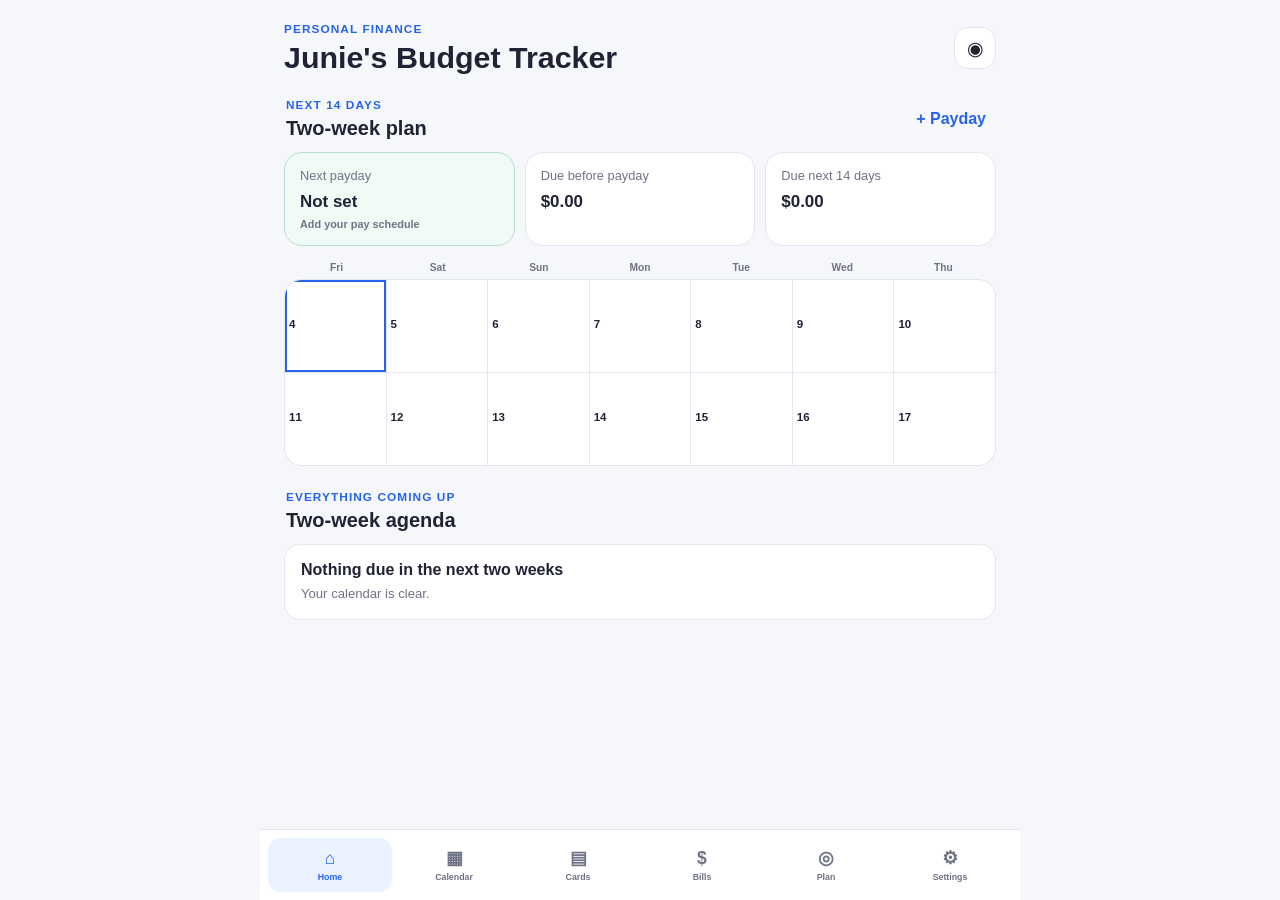
<file: index.html>
<!doctype html>
<html lang="en">
<head>
  <meta charset="utf-8" />
  <meta name="viewport" content="width=device-width, initial-scale=1, viewport-fit=cover" />
  <meta name="theme-color" content="#2563eb" />
  <meta name="description" content="A private, mobile-first tracker for credit card balances, bills, and due dates." />
  <title>Junie's Budget Tracker</title>
  <link rel="manifest" href="manifest.webmanifest" />
  <link rel="icon" href="icon.svg" type="image/svg+xml" />
  <link rel="stylesheet" href="styles.css" />
  <link rel="stylesheet" href="payments.css" />
  <link rel="stylesheet" href="v11.css" />
  <link rel="stylesheet" href="v12.css" />
  <link rel="stylesheet" href="v13.css" />
  <link rel="stylesheet" href="v14.css" />
  <style>
    :root { --surface-soft: #eef5ff; --accent: #2563eb; --accent-dark: #1d4ed8; --accent-soft: #eaf2ff; }
    button:focus-visible, input:focus-visible, textarea:focus-visible { outline-color: rgba(37, 99, 235, 0.28); }
    .hero-card { background: linear-gradient(145deg, #1d4ed8, #60a5fa); }
  </style>
</head>
<body>
  <div class="app-shell">
    <header class="topbar">
      <div>
        <p class="eyebrow">Personal finance</p>
        <h1>Junie's Budget Tracker</h1>
      </div>
      <button class="icon-button" id="privacyToggle" type="button" aria-label="Hide balances" title="Hide balances">◉</button>
    </header>

    <main>
      <section class="view active" id="dashboardView" aria-labelledby="dashboardTab">
        <div class="hero-card">
          <div>
            <p class="muted">Total card balance</p>
            <p class="hero-amount money" id="totalBalance">$0.00</p>
          </div>
          <div class="hero-meta">
            <span><strong id="utilization">0%</strong> utilization</span>
            <span><strong class="money" id="availableCredit">$0.00</strong> available</span>
          </div>
        </div>

        <div class="metric-grid">
          <article class="metric-card"><span class="metric-label">Due this month</span><strong class="metric-value money" id="dueThisMonth">$0.00</strong></article>
          <article class="metric-card"><span class="metric-label">Remaining</span><strong class="metric-value money" id="remainingThisMonth">$0.00</strong></article>
          <article class="metric-card"><span class="metric-label">Next payment</span><strong class="metric-value" id="nextPayment">Nothing due</strong></article>
          <article class="metric-card"><span class="metric-label">Paid</span><strong class="metric-value" id="paidCount">0 / 0</strong></article>
        </div>

        <div class="section-heading"><div><p class="eyebrow">This month</p><h2>Upcoming payments</h2></div><button class="text-button" id="quickAddButton" type="button">+ Add</button></div>
        <div class="stack" id="upcomingList"></div>
      </section>

      <section class="view" id="calendarView" aria-labelledby="calendarTab" hidden>
        <div class="calendar-toolbar">
          <button class="icon-button" id="prevMonth" type="button" aria-label="Previous month">‹</button>
          <div class="calendar-title-wrap"><p class="eyebrow">Due-date calendar</p><h2 id="calendarTitle">Month</h2></div>
          <button class="icon-button" id="nextMonth" type="button" aria-label="Next month">›</button>
        </div>
        <div class="calendar-weekdays" aria-hidden="true"><span>Sun</span><span>Mon</span><span>Tue</span><span>Wed</span><span>Thu</span><span>Fri</span><span>Sat</span></div>
        <div class="calendar-grid" id="calendarGrid"></div>
        <p class="helper">Tap a payment in the calendar to edit it or mark it paid.</p>
      </section>

      <section class="view" id="accountsView" aria-labelledby="accountsTab" hidden>
        <div class="section-heading top-section-heading"><div><p class="eyebrow">Manage</p><h2>Cards & bills</h2></div><button class="primary-button compact" id="addItemButton" type="button">+ Add</button></div>
        <div class="segmented" role="tablist" aria-label="Cards and bills">
          <button class="segment active" id="cardsSegment" type="button" role="tab" aria-selected="true">Credit cards</button>
          <button class="segment" id="billsSegment" type="button" role="tab" aria-selected="false">Bills</button>
        </div>
        <div class="stack" id="cardsList"></div>
        <div class="stack" id="billsList" hidden></div>
      </section>

      <section class="view" id="settingsView" aria-labelledby="settingsTab" hidden>
        <div class="top-section-heading"><p class="eyebrow">Preferences</p><h2>Settings & backup</h2></div>
        <div class="settings-group">
          <div class="setting-row"><div><strong>Hide balances by default</strong><p class="muted">Mask dollar amounts whenever you open the tracker.</p></div><label class="switch" aria-label="Hide balances by default"><input type="checkbox" id="hideByDefault" /><span></span></label></div>
        </div>
        <div class="settings-group">
          <h3>Backup your data</h3><p class="muted">Version 1 stores your information only in this browser. Export a backup before clearing browser data or switching phones.</p>
          <div class="button-row"><button class="secondary-button" id="exportButton" type="button">Export backup</button><button class="secondary-button" id="importButton" type="button">Import backup</button><input id="importFile" type="file" accept="application/json,.json" hidden /></div>
        </div>
        <div class="settings-group danger-zone">
          <h3>Monthly status</h3><p class="muted">Clear paid checkmarks for the currently selected calendar month without deleting your cards or bills.</p><button class="secondary-button" id="resetPaidButton" type="button">Reset this month's paid status</button>
        </div>
        <div class="privacy-note"><strong>Privacy note</strong><p>Use card nicknames only. Do not enter full card numbers, passwords, security codes, or bank account numbers.</p></div>
      </section>
    </main>

    <nav class="bottom-nav" aria-label="Primary navigation">
      <button class="nav-item active" id="dashboardTab" data-view="dashboardView" type="button"><span>⌂</span>Dashboard</button>
      <button class="nav-item" id="calendarTab" data-view="calendarView" type="button"><span>▦</span>Calendar</button>
      <button class="nav-item" id="accountsTab" data-view="accountsView" type="button"><span>▤</span>Cards & bills</button>
      <button class="nav-item" id="settingsTab" data-view="settingsView" type="button"><span>⚙</span>Settings</button>
    </nav>
  </div>

  <dialog id="itemDialog">
    <form method="dialog" id="itemForm" class="dialog-card">
      <div class="dialog-header"><div><p class="eyebrow" id="dialogEyebrow">New item</p><h2 id="dialogTitle">Add credit card</h2></div><button class="icon-button" id="closeDialogButton" value="cancel" aria-label="Close">×</button></div>
      <input type="hidden" id="itemId" /><input type="hidden" id="itemType" />
      <label><span>Name</span><input id="itemName" type="text" maxlength="50" placeholder="e.g. Discover" required /></label>
      <div id="cardFields">
        <div class="field-grid"><label><span>Current balance</span><input id="cardBalance" type="number" min="0" step="0.01" inputmode="decimal" /></label><label><span>Credit limit</span><input id="cardLimit" type="number" min="0" step="0.01" inputmode="decimal" /></label></div>
        <div class="field-grid"><label><span>Statement balance</span><input id="statementBalance" type="number" min="0" step="0.01" inputmode="decimal" /></label><label><span>Minimum payment</span><input id="minimumPayment" type="number" min="0" step="0.01" inputmode="decimal" /></label></div>
        <label><span>Monthly due day</span><input id="cardDueDay" type="number" min="1" max="31" inputmode="numeric" placeholder="24" /></label>
      </div>
      <div id="billFields" hidden>
        <label><span>Amount</span><input id="billAmount" type="number" min="0" step="0.01" inputmode="decimal" /></label>
        <label class="checkbox-row"><input id="billRecurring" type="checkbox" checked /> <span>Repeats every month</span></label>
        <label id="billDueDayWrap"><span>Monthly due day</span><input id="billDueDay" type="number" min="1" max="31" inputmode="numeric" placeholder="15" /></label>
        <label id="billDateWrap" hidden><span>One-time due date</span><input id="billDate" type="date" /></label>
      </div>
      <label><span>Notes <small>(optional)</small></span><textarea id="itemNotes" rows="3" maxlength="200" placeholder="Anything helpful to remember"></textarea></label>
      <div class="dialog-actions"><button class="danger-button" id="deleteItemButton" type="button" hidden>Delete</button><span class="dialog-spacer"></span><button class="secondary-button" value="cancel" type="button" id="cancelDialogButton">Cancel</button><button class="primary-button" type="submit">Save</button></div>
    </form>
  </dialog>

  <div class="toast" id="toast" role="status" aria-live="polite"></div>
  <script src="app.js"></script>
  <script src="payments.js"></script>
  <script src="v11.js"></script>
  <script src="push.js"></script>
  <script src="v12.js"></script>
  <script src="v13-core.js"></script>
  <script src="v13-ui.js"></script>
  <script src="v13-home-view.js"></script>
  <script src="v13-bills-cards.js"></script>
  <script src="v13-payday-plan.js"></script>
  <script src="v13-plan-view.js"></script>
  <script src="v13-runtime.js"></script>
  <script src="v14.js"></script>
</body>
</html>
</file>
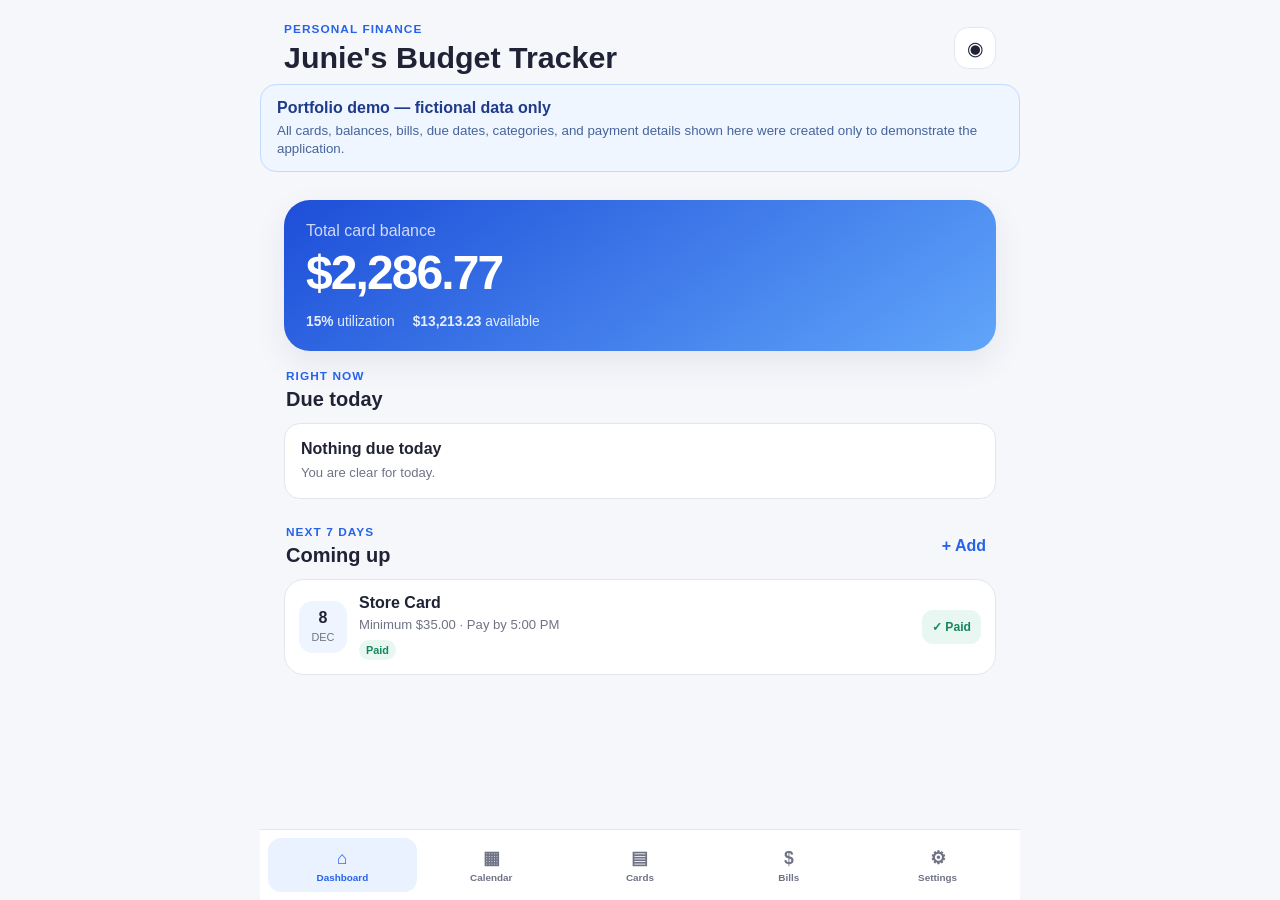
<file: demo.html>
<!doctype html>
<html lang="en">
<head>
  <meta charset="utf-8" />
  <meta name="viewport" content="width=device-width, initial-scale=1, viewport-fit=cover" />
  <meta name="theme-color" content="#2563eb" />
  <meta name="robots" content="noindex" />
  <meta name="description" content="Portfolio demo of Junie's Budget Tracker using fictional financial data." />
  <title>Junie's Budget Tracker — Portfolio Demo</title>
  <link rel="icon" href="icon.svg" type="image/svg+xml" />
  <link rel="stylesheet" href="styles.css" />
  <link rel="stylesheet" href="payments.css" />
  <link rel="stylesheet" href="v11.css" />
  <link rel="stylesheet" href="v12.css" />
  <style>
    :root { --surface-soft: #eef5ff; --accent: #2563eb; --accent-dark: #1d4ed8; --accent-soft: #eaf2ff; }
    button:focus-visible, input:focus-visible, textarea:focus-visible { outline-color: rgba(37, 99, 235, 0.28); }
    .hero-card { background: linear-gradient(145deg, #1d4ed8, #60a5fa); }
    .portfolio-demo-banner { margin: 0 auto 18px; max-width: 1080px; padding: 12px 16px; border: 1px solid #bfdbfe; border-radius: 16px; background: #eff6ff; color: #1e3a8a; font-weight: 700; line-height: 1.4; }
    .portfolio-demo-banner small { display: block; margin-top: 2px; color: #46649b; font-weight: 500; }
  </style>
</head>
<body>
  <div class="app-shell">
    <header class="topbar">
      <div>
        <p class="eyebrow">Personal finance</p>
        <h1>Junie's Budget Tracker</h1>
      </div>
      <button class="icon-button" id="privacyToggle" type="button" aria-label="Hide balances" title="Hide balances">◉</button>
    </header>

    <aside class="portfolio-demo-banner" role="note">
      Portfolio demo — fictional data only
      <small>All cards, balances, bills, due dates, categories, and payment details shown here were created only to demonstrate the application.</small>
    </aside>

    <main>
      <section class="view active" id="dashboardView" aria-labelledby="dashboardTab">
        <div class="hero-card">
          <div><p class="muted">Total card balance</p><p class="hero-amount money" id="totalBalance">$0.00</p></div>
          <div class="hero-meta"><span><strong id="utilization">0%</strong> utilization</span><span><strong class="money" id="availableCredit">$0.00</strong> available</span></div>
        </div>
        <div class="metric-grid">
          <article class="metric-card"><span class="metric-label">Due this month</span><strong class="metric-value money" id="dueThisMonth">$0.00</strong></article>
          <article class="metric-card"><span class="metric-label">Remaining</span><strong class="metric-value money" id="remainingThisMonth">$0.00</strong></article>
          <article class="metric-card"><span class="metric-label">Next payment</span><strong class="metric-value" id="nextPayment">Nothing due</strong></article>
          <article class="metric-card"><span class="metric-label">Paid</span><strong class="metric-value" id="paidCount">0 / 0</strong></article>
        </div>
        <div class="section-heading"><div><p class="eyebrow">This month</p><h2>Upcoming payments</h2></div><button class="text-button" id="quickAddButton" type="button">+ Add</button></div>
        <div class="stack" id="upcomingList"></div>
      </section>

      <section class="view" id="calendarView" aria-labelledby="calendarTab" hidden>
        <div class="calendar-toolbar"><button class="icon-button" id="prevMonth" type="button" aria-label="Previous month">‹</button><div class="calendar-title-wrap"><p class="eyebrow">Due-date calendar</p><h2 id="calendarTitle">Month</h2></div><button class="icon-button" id="nextMonth" type="button" aria-label="Next month">›</button></div>
        <div class="calendar-weekdays" aria-hidden="true"><span>Sun</span><span>Mon</span><span>Tue</span><span>Wed</span><span>Thu</span><span>Fri</span><span>Sat</span></div>
        <div class="calendar-grid" id="calendarGrid"></div>
        <p class="helper">Tap a payment in the calendar to edit it or mark it paid.</p>
      </section>

      <section class="view" id="accountsView" aria-labelledby="accountsTab" hidden>
        <div class="section-heading top-section-heading"><div><p class="eyebrow">Manage</p><h2>Cards & bills</h2></div><button class="primary-button compact" id="addItemButton" type="button">+ Add</button></div>
        <div class="segmented" role="tablist" aria-label="Cards and bills"><button class="segment active" id="cardsSegment" type="button" role="tab" aria-selected="true">Credit cards</button><button class="segment" id="billsSegment" type="button" role="tab" aria-selected="false">Bills</button></div>
        <div class="stack" id="cardsList"></div><div class="stack" id="billsList" hidden></div>
      </section>

      <section class="view" id="settingsView" aria-labelledby="settingsTab" hidden>
        <div class="top-section-heading"><p class="eyebrow">Preferences</p><h2>Settings & backup</h2></div>
        <div class="settings-group"><div class="setting-row"><div><strong>Hide balances by default</strong><p class="muted">Mask dollar amounts whenever you open the tracker.</p></div><label class="switch" aria-label="Hide balances by default"><input type="checkbox" id="hideByDefault" /><span></span></label></div></div>
        <div class="settings-group"><h3>Backup your data</h3><p class="muted">Version 1 stores your information only in this browser. Export a backup before clearing browser data or switching phones.</p><div class="button-row"><button class="secondary-button" id="exportButton" type="button">Export backup</button><button class="secondary-button" id="importButton" type="button">Import backup</button><input id="importFile" type="file" accept="application/json,.json" hidden /></div></div>
        <div class="settings-group danger-zone"><h3>Monthly status</h3><p class="muted">Clear paid checkmarks for the currently selected calendar month without deleting your cards or bills.</p><button class="secondary-button" id="resetPaidButton" type="button">Reset this month's paid status</button></div>
        <div class="privacy-note"><strong>Privacy note</strong><p>Use card nicknames only. Do not enter full card numbers, passwords, security codes, or bank account numbers.</p></div>
      </section>
    </main>

    <nav class="bottom-nav" aria-label="Primary navigation"><button class="nav-item active" id="dashboardTab" data-view="dashboardView" type="button"><span>⌂</span>Dashboard</button><button class="nav-item" id="calendarTab" data-view="calendarView" type="button"><span>▦</span>Calendar</button><button class="nav-item" id="accountsTab" data-view="accountsView" type="button"><span>▤</span>Cards & bills</button><button class="nav-item" id="settingsTab" data-view="settingsView" type="button"><span>⚙</span>Settings</button></nav>
  </div>

  <dialog id="itemDialog">
    <form method="dialog" id="itemForm" class="dialog-card">
      <div class="dialog-header"><div><p class="eyebrow" id="dialogEyebrow">New item</p><h2 id="dialogTitle">Add credit card</h2></div><button class="icon-button" id="closeDialogButton" value="cancel" aria-label="Close">×</button></div>
      <input type="hidden" id="itemId" /><input type="hidden" id="itemType" />
      <label><span>Name</span><input id="itemName" type="text" maxlength="50" placeholder="e.g. Discover" required /></label>
      <div id="cardFields"><div class="field-grid"><label><span>Current balance</span><input id="cardBalance" type="number" min="0" step="0.01" inputmode="decimal" /></label><label><span>Credit limit</span><input id="cardLimit" type="number" min="0" step="0.01" inputmode="decimal" /></label></div><div class="field-grid"><label><span>Statement balance</span><input id="statementBalance" type="number" min="0" step="0.01" inputmode="decimal" /></label><label><span>Minimum payment</span><input id="minimumPayment" type="number" min="0" step="0.01" inputmode="decimal" /></label></div><label><span>Monthly due day</span><input id="cardDueDay" type="number" min="1" max="31" inputmode="numeric" placeholder="24" /></label></div>
      <div id="billFields" hidden><label><span>Amount</span><input id="billAmount" type="number" min="0" step="0.01" inputmode="decimal" /></label><label class="checkbox-row"><input id="billRecurring" type="checkbox" checked /> <span>Repeats every month</span></label><label id="billDueDayWrap"><span>Monthly due day</span><input id="billDueDay" type="number" min="1" max="31" inputmode="numeric" placeholder="15" /></label><label id="billDateWrap" hidden><span>One-time due date</span><input id="billDate" type="date" /></label></div>
      <label><span>Notes <small>(optional)</small></span><textarea id="itemNotes" rows="3" maxlength="200" placeholder="Anything helpful to remember"></textarea></label>
      <div class="dialog-actions"><button class="danger-button" id="deleteItemButton" type="button" hidden>Delete</button><span class="dialog-spacer"></span><button class="secondary-button" value="cancel" type="button" id="cancelDialogButton">Cancel</button><button class="primary-button" type="submit">Save</button></div>
    </form>
  </dialog>

  <div class="toast" id="toast" role="status" aria-live="polite"></div>
  <script>
    (async () => {
      const demoStorageKey = 'junies-budget-tracker-demo-v1';
      const currentMonth = `${new Date().getFullYear()}-${String(new Date().getMonth() + 1).padStart(2, '0')}`;
      const demoState = {
        cards: [
          { id: 'demo-card-everyday', name: 'Everyday Rewards', balance: 684.22, limit: 5000, statementBalance: 684.22, minimumPayment: 45, dueDay: 18, dueTime: '17:00', autopay: false, notes: 'Fictional demo account', paidMonths: [], monthlyPaidAmounts: {}, balanceAnchorMonth: currentMonth, monthlyBalanceOverrides: { [currentMonth]: 684.22 } },
          { id: 'demo-card-travel', name: 'Travel Card', balance: 1290.40, limit: 8000, statementBalance: 1290.40, minimumPayment: 60, dueDay: 24, dueTime: '20:00', autopay: true, notes: 'Fictional demo account', paidMonths: [], monthlyPaidAmounts: {}, balanceAnchorMonth: currentMonth, monthlyBalanceOverrides: { [currentMonth]: 1290.40 } },
          { id: 'demo-card-store', name: 'Store Card', balance: 312.15, limit: 2500, statementBalance: 347.15, minimumPayment: 35, dueDay: 8, dueTime: '17:00', autopay: false, notes: 'Fictional demo account', paidMonths: [currentMonth], monthlyPaidAmounts: { [currentMonth]: 35 }, balanceAnchorMonth: currentMonth, monthlyBalanceOverrides: { [currentMonth]: 312.15 } }
        ],
        bills: [
          { id: 'demo-bill-rent', name: 'Rent', amount: 1450, recurring: true, recurrenceType: 'monthly', dueDay: 1, category: 'Housing', autopay: false, notes: 'Fictional demo bill', paidMonths: [currentMonth] },
          { id: 'demo-bill-internet', name: 'Home Internet', amount: 79.99, recurring: true, recurrenceType: 'monthly', dueDay: 12, dueTime: '23:59', category: 'Utilities', autopay: true, notes: 'Fictional demo bill', paidMonths: [currentMonth] },
          { id: 'demo-bill-insurance', name: 'Car Insurance', amount: 142.50, recurring: true, recurrenceType: 'monthly', dueDay: 16, category: 'Transportation', autopay: true, notes: 'Fictional demo bill', paidMonths: [] },
          { id: 'demo-bill-phone', name: 'Phone', amount: 65, recurring: true, recurrenceType: 'monthly', dueDay: 20, category: 'Utilities', autopay: false, notes: 'Fictional demo bill', paidMonths: [] },
          { id: 'demo-bill-streaming', name: 'Streaming Bundle', amount: 18.99, recurring: true, recurrenceType: 'monthly', dueDay: 25, category: 'Subscriptions', autopay: true, notes: 'Fictional demo bill', paidMonths: [] }
        ],
        settings: { hideByDefault: false }
      };
      localStorage.setItem(demoStorageKey, JSON.stringify(demoState));

      const files = ['app.js', 'payments.js', 'v11.js', 'push.js', 'v12.js'];
      const source = await Promise.all(files.map(async (file) => {
        const response = await fetch(file, { cache: 'no-store' });
        if (!response.ok) throw new Error(`Unable to load ${file}`);
        return response.text();
      }));
      source[0] = source[0].replace("const STORAGE_KEY = 'junies-budget-tracker-v1';", `const STORAGE_KEY = '${demoStorageKey}';`);
      new Function(source.join('\n;\n'))();
    })().catch((error) => {
      console.error(error);
      document.querySelector('main').innerHTML = '<div class="empty-state"><strong>Demo could not load</strong><p>Please refresh the page.</p></div>';
    });
  </script>
</body>
</html>
</file>
<file: styles.css>
:root {
  --bg: #f6f7fb;
  --surface: #ffffff;
  --surface-soft: #f0efff;
  --text: #202235;
  --muted: #6f7385;
  --border: #e4e6ef;
  --accent: #6d5dfc;
  --accent-dark: #5849e8;
  --accent-soft: #ece9ff;
  --success: #15865b;
  --success-soft: #e8f7f1;
  --warning: #b46411;
  --warning-soft: #fff3e1;
  --danger: #c43f4f;
  --danger-soft: #fff0f2;
  --shadow: 0 12px 32px rgba(31, 35, 68, 0.08);
  --radius: 20px;
}

* { box-sizing: border-box; }
html { -webkit-text-size-adjust: 100%; }
body {
  margin: 0;
  background: var(--bg);
  color: var(--text);
  font-family: Inter, ui-sans-serif, -apple-system, BlinkMacSystemFont, "Segoe UI", sans-serif;
}
button, input, textarea { font: inherit; }
button { cursor: pointer; }
button:focus-visible, input:focus-visible, textarea:focus-visible { outline: 3px solid rgba(109, 93, 252, 0.28); outline-offset: 2px; }

.app-shell { min-height: 100svh; max-width: 760px; margin: 0 auto; padding-bottom: 96px; }
.topbar { display: flex; align-items: center; justify-content: space-between; gap: 16px; padding: 22px 18px 10px; }
h1, h2, h3, p { margin-top: 0; }
h1 { margin-bottom: 0; font-size: clamp(1.45rem, 6vw, 1.9rem); line-height: 1.1; }
h2 { margin-bottom: 0; font-size: 1.25rem; }
h3 { font-size: 1rem; }
.eyebrow { margin-bottom: 5px; color: var(--accent); font-size: .74rem; font-weight: 800; letter-spacing: .09em; text-transform: uppercase; }
.muted { color: var(--muted); }
.helper { color: var(--muted); font-size: .82rem; }
.view { padding: 10px 16px 28px; }

.hero-card { padding: 22px; border-radius: 26px; background: linear-gradient(145deg, #6556f7, #8175ff); color: white; box-shadow: var(--shadow); }
.hero-card .muted { margin-bottom: 5px; color: rgba(255,255,255,.78); }
.hero-amount { margin: 0; font-size: clamp(2rem, 10vw, 3rem); font-weight: 800; letter-spacing: -.04em; }
.hero-meta { display: flex; flex-wrap: wrap; gap: 8px 18px; margin-top: 14px; font-size: .86rem; color: rgba(255,255,255,.88); }

.metric-grid { display: grid; grid-template-columns: repeat(2, minmax(0,1fr)); gap: 10px; margin-top: 12px; }
.metric-card { min-height: 90px; padding: 15px; border: 1px solid var(--border); border-radius: 18px; background: var(--surface); }
.metric-label { display: block; margin-bottom: 8px; color: var(--muted); font-size: .8rem; }
.metric-value { display: block; font-size: 1.06rem; line-height: 1.25; }

.section-heading, .calendar-toolbar { display: flex; align-items: center; justify-content: space-between; gap: 12px; margin: 26px 2px 12px; }
.top-section-heading { margin-top: 6px; margin-bottom: 16px; }
.top-section-heading .eyebrow { margin-bottom: 5px; }

.stack { display: grid; gap: 10px; }
.empty-state { padding: 24px 18px; border: 1px dashed #cfd3df; border-radius: var(--radius); background: rgba(255,255,255,.55); text-align: center; }
.empty-state strong { display: block; margin-bottom: 6px; }
.empty-state p { margin-bottom: 14px; color: var(--muted); font-size: .9rem; }

.payment-row, .account-card { display: flex; align-items: center; gap: 12px; padding: 14px; border: 1px solid var(--border); border-radius: var(--radius); background: var(--surface); }
.payment-date { flex: 0 0 48px; padding: 8px 4px; border-radius: 14px; background: var(--surface-soft); text-align: center; }
.payment-date strong { display: block; font-size: 1rem; }
.payment-date span { font-size: .68rem; color: var(--muted); text-transform: uppercase; }
.payment-main, .account-main { flex: 1; min-width: 0; }
.payment-main strong, .account-main strong { display: block; overflow: hidden; white-space: nowrap; text-overflow: ellipsis; }
.payment-main p, .account-main p { margin: 4px 0 0; color: var(--muted); font-size: .82rem; }
.payment-actions { display: flex; align-items: center; gap: 8px; }
.amount { font-weight: 800; white-space: nowrap; }
.status { display: inline-flex; align-items: center; gap: 5px; margin-top: 6px; padding: 4px 7px; border-radius: 999px; font-size: .68rem; font-weight: 800; }
.status.paid { background: var(--success-soft); color: var(--success); }
.status.overdue { background: var(--danger-soft); color: var(--danger); }
.status.soon { background: var(--warning-soft); color: var(--warning); }
.status.upcoming { background: #eef1f7; color: #5d6474; }

.account-card { align-items: flex-start; }
.account-icon { display: grid; place-items: center; width: 42px; height: 42px; flex: 0 0 42px; border-radius: 14px; background: var(--accent-soft); color: var(--accent); font-weight: 900; }
.account-details { display: flex; flex-wrap: wrap; gap: 6px 12px; margin-top: 8px; color: var(--muted); font-size: .78rem; }
.util-bar { height: 7px; margin-top: 10px; overflow: hidden; border-radius: 999px; background: #ebedf4; }
.util-bar > span { display: block; height: 100%; border-radius: inherit; background: var(--accent); }

.primary-button, .secondary-button, .danger-button, .text-button, .icon-button, .segment, .nav-item { border: 0; }
.primary-button, .secondary-button, .danger-button { min-height: 44px; padding: 10px 14px; border-radius: 14px; font-weight: 800; }
.primary-button { background: var(--accent); color: white; }
.primary-button:hover { background: var(--accent-dark); }
.primary-button.compact { min-height: 40px; padding: 8px 12px; }
.secondary-button { border: 1px solid var(--border); background: var(--surface); color: var(--text); }
.danger-button { background: var(--danger-soft); color: var(--danger); }
.text-button { padding: 8px; background: transparent; color: var(--accent); font-weight: 800; }
.icon-button { display: grid; place-items: center; width: 42px; height: 42px; border: 1px solid var(--border); border-radius: 14px; background: var(--surface); color: var(--text); font-size: 1.2rem; }
.mini-button { min-height: 34px; padding: 7px 9px; border: 1px solid var(--border); border-radius: 11px; background: var(--surface); color: var(--text); font-size: .76rem; font-weight: 800; }
.mini-button.paid { border-color: transparent; background: var(--success-soft); color: var(--success); }

.segmented { display: grid; grid-template-columns: 1fr 1fr; padding: 4px; margin-bottom: 14px; border-radius: 14px; background: #e9ebf2; }
.segment { min-height: 40px; border-radius: 11px; background: transparent; color: var(--muted); font-weight: 800; }
.segment.active { background: var(--surface); color: var(--text); box-shadow: 0 2px 8px rgba(31,35,68,.08); }

.calendar-title-wrap { text-align: center; }
.calendar-weekdays, .calendar-grid { display: grid; grid-template-columns: repeat(7, minmax(0,1fr)); }
.calendar-weekdays { padding: 0 2px 7px; color: var(--muted); font-size: .68rem; font-weight: 800; text-align: center; }
.calendar-grid { overflow: hidden; border: 1px solid var(--border); border-radius: 18px; background: var(--border); gap: 1px; }
.calendar-day { min-height: 88px; padding: 7px 5px; background: var(--surface); }
.calendar-day.other-month { background: #fafafd; color: #a6a9b5; }
.calendar-day.today .day-number { display: grid; place-items: center; width: 24px; height: 24px; border-radius: 50%; background: var(--accent); color: white; }
.day-number { margin-bottom: 4px; font-size: .72rem; font-weight: 800; }
.calendar-item { display: block; width: 100%; margin-top: 4px; padding: 4px 5px; overflow: hidden; border: 0; border-radius: 7px; background: var(--accent-soft); color: var(--text); font-size: .62rem; font-weight: 800; text-align: left; white-space: nowrap; text-overflow: ellipsis; }
.calendar-item.paid { background: var(--success-soft); color: var(--success); text-decoration: line-through; }
.calendar-item.overdue { background: var(--danger-soft); color: var(--danger); }
.more-items { display: block; margin-top: 4px; color: var(--muted); font-size: .58rem; }

.settings-group, .privacy-note { margin-bottom: 14px; padding: 18px; border: 1px solid var(--border); border-radius: var(--radius); background: var(--surface); }
.settings-group h3 { margin-bottom: 6px; }
.settings-group p { margin-bottom: 14px; font-size: .88rem; line-height: 1.5; }
.setting-row { display: flex; align-items: center; justify-content: space-between; gap: 18px; }
.setting-row p { margin: 4px 0 0; }
.button-row { display: flex; flex-wrap: wrap; gap: 8px; }
.privacy-note { background: var(--accent-soft); border-color: transparent; }
.privacy-note p { margin: 6px 0 0; font-size: .84rem; line-height: 1.45; }
.switch { position: relative; flex: 0 0 auto; }
.switch input { position: absolute; opacity: 0; pointer-events: none; }
.switch span { display: block; width: 48px; height: 28px; padding: 3px; border-radius: 99px; background: #cfd2dc; transition: .2s; }
.switch span::after { content: ""; display: block; width: 22px; height: 22px; border-radius: 50%; background: white; transition: .2s; }
.switch input:checked + span { background: var(--accent); }
.switch input:checked + span::after { transform: translateX(20px); }

.bottom-nav { position: fixed; z-index: 10; right: 0; bottom: 0; left: 0; display: grid; grid-template-columns: repeat(4,1fr); max-width: 760px; margin: 0 auto; padding: 8px 8px calc(8px + env(safe-area-inset-bottom)); border-top: 1px solid var(--border); background: rgba(255,255,255,.96); backdrop-filter: blur(14px); }
.nav-item { display: flex; min-width: 0; min-height: 54px; flex-direction: column; align-items: center; justify-content: center; gap: 3px; border-radius: 13px; background: transparent; color: var(--muted); font-size: .67rem; font-weight: 800; }
.nav-item span { font-size: 1.1rem; }
.nav-item.active { background: var(--accent-soft); color: var(--accent); }

#itemDialog { width: min(94vw, 560px); max-height: 88svh; padding: 0; border: 0; border-radius: 24px; background: transparent; }
#itemDialog::backdrop { background: rgba(23,25,40,.48); backdrop-filter: blur(3px); }
.dialog-card { max-height: 88svh; overflow-y: auto; padding: 20px; border-radius: 24px; background: var(--surface); }
.dialog-header { display: flex; align-items: flex-start; justify-content: space-between; gap: 12px; margin-bottom: 18px; }
.dialog-card label { display: block; margin-bottom: 13px; color: var(--text); font-size: .84rem; font-weight: 800; }
.dialog-card label > span { display: block; margin-bottom: 6px; }
.dialog-card small { color: var(--muted); font-weight: 500; }
.dialog-card input[type="text"], .dialog-card input[type="number"], .dialog-card input[type="date"], .dialog-card textarea { width: 100%; min-height: 44px; padding: 10px 12px; border: 1px solid #d9dce6; border-radius: 12px; background: #fbfbfd; color: var(--text); }
.dialog-card textarea { resize: vertical; }
.field-grid { display: grid; grid-template-columns: 1fr 1fr; gap: 10px; }
.checkbox-row { display: flex !important; align-items: center; gap: 9px; }
.checkbox-row span { margin: 0 !important; }
.checkbox-row input { width: 18px; height: 18px; accent-color: var(--accent); }
.dialog-actions { display: flex; align-items: center; gap: 8px; margin-top: 18px; }
.dialog-spacer { flex: 1; }

.toast { position: fixed; z-index: 30; left: 50%; bottom: 88px; max-width: calc(100vw - 32px); padding: 10px 14px; border-radius: 12px; background: #25283a; color: white; font-size: .84rem; font-weight: 700; opacity: 0; pointer-events: none; transform: translate(-50%, 12px); transition: .2s; }
.toast.show { opacity: 1; transform: translate(-50%, 0); }
.hidden-money .money { color: transparent !important; position: relative; user-select: none; }
.hidden-money .money::after { content: "••••"; position: absolute; left: 0; color: var(--text); }
.hidden-money .hero-card .money::after { color: white; }

@media (min-width: 640px) {
  .topbar { padding-inline: 24px; }
  .view { padding-inline: 24px; }
  .metric-grid { grid-template-columns: repeat(4, minmax(0,1fr)); }
  .calendar-day { min-height: 112px; padding: 8px; }
  .calendar-item { font-size: .7rem; }
}

@media (max-width: 380px) {
  .topbar { padding-inline: 12px; }
  .view { padding-inline: 10px; }
  .calendar-day { min-height: 74px; padding: 5px 3px; }
  .calendar-item { padding-inline: 3px; }
  .field-grid { grid-template-columns: 1fr; gap: 0; }
}
</file>
<file: payments.css>
.payment-month-picker {
  margin: 0 0 12px;
  padding: 14px;
  border: 1px solid var(--border);
  border-radius: 16px;
  background: var(--accent-soft);
}

.payment-month-picker label {
  display: flex;
  align-items: center;
  justify-content: space-between;
  gap: 12px;
  font-size: .82rem;
  font-weight: 800;
}

.payment-month-input-wrap {
  display: flex;
  min-width: 0;
  border: 1px solid var(--border);
  border-radius: 11px;
  background: var(--surface);
  padding: 7px 9px;
}

.payment-month-input-wrap input {
  display: block;
  min-width: 0;
  border: 0;
  background: transparent;
  color: var(--text);
  font: inherit;
  padding: 0;
}

.payment-month-picker p {
  margin: 8px 0 0;
  color: var(--muted);
  font-size: .76rem;
  line-height: 1.4;
}

.monthly-payment-editor {
  margin-top: 12px;
  padding-top: 10px;
  border-top: 1px solid var(--border);
}

.payment-comparison,
.balance-status {
  margin-bottom: 7px;
  color: var(--muted);
  font-size: .74rem;
  line-height: 1.45;
}

.balance-status {
  padding: 7px 9px;
  border-radius: 10px;
  background: var(--accent-soft);
  color: var(--text);
}

.payment-ahead { color: var(--success); }
.payment-short { color: var(--danger); }

.payment-entry-row {
  display: grid;
  grid-template-columns: minmax(0, 1fr) minmax(0, 1fr) auto;
  align-items: end;
  gap: 8px;
}

.payment-entry-row label {
  min-width: 0;
  color: var(--muted);
  font-size: .72rem;
  font-weight: 800;
}

.payment-entry-row label > span {
  display: block;
  margin-bottom: 5px;
}

.monthly-paid-input,
.monthly-balance-input {
  width: 100%;
  min-height: 36px;
  padding: 7px 9px;
  border: 1px solid var(--border);
  border-radius: 10px;
  background: var(--surface);
  color: var(--text);
}

.balance-helper {
  margin: 8px 0 0;
  color: var(--muted);
  font-size: .7rem;
  line-height: 1.4;
}

#cardPaymentsMetric {
  border-color: #bfdbfe;
  background: #f7fbff;
}

@media (min-width: 640px) {
  #dashboardView .metric-grid {
    grid-template-columns: repeat(auto-fit, minmax(120px, 1fr));
  }
}

@media (max-width: 520px) {
  .payment-entry-row {
    grid-template-columns: 1fr 1fr;
  }

  .save-payment-button {
    grid-column: 1 / -1;
  }
}

@media (max-width: 380px) {
  .payment-month-picker label {
    align-items: stretch;
    flex-direction: column;
  }

  .payment-entry-row {
    grid-template-columns: 1fr;
  }

  .save-payment-button {
    grid-column: auto;
  }
}
</file>
<file: v11.css>
.v11-ready #dashboardView > .metric-grid { display: none; }

.v11-focus-section { margin-top: 14px; }
.v11-heading { margin-top: 18px; }
.v11-clear-card,
.v11-tomorrow-card {
  padding: 16px;
  border: 1px solid var(--border);
  border-radius: 16px;
  background: var(--surface);
}
.v11-clear-card strong,
.v11-tomorrow-card strong { display: block; }
.v11-clear-card p,
.v11-tomorrow-card p { margin: 5px 0 0; color: var(--muted); font-size: .82rem; line-height: 1.45; }
.v11-tomorrow-card {
  display: flex;
  align-items: center;
  justify-content: space-between;
  gap: 12px;
  margin-top: 10px;
  border-color: #bfdbfe;
  background: #f7fbff;
}
.v11-tomorrow-card > span {
  flex: 0 0 auto;
  padding: 6px 9px;
  border-radius: 999px;
  background: var(--accent-soft);
  color: var(--accent);
  font-size: .7rem;
  font-weight: 800;
}

#accountsView .segmented {
  position: sticky;
  z-index: 4;
  top: 0;
  grid-template-columns: 1fr 1fr;
  margin-inline: -2px;
  box-shadow: 0 8px 18px rgba(31,35,68,.06);
}
#accountsView .segment { min-height: 46px; }
#cardsList,
#billsList { padding-top: 2px; }
#accountsView #cardsList[hidden],
#accountsView #billsList[hidden] { display: none !important; }

.v11-balance-adjust {
  display: grid;
  grid-template-columns: minmax(0,1fr) auto;
  align-items: end;
  gap: 8px;
}
.v11-balance-adjust label {
  color: var(--muted);
  font-size: .72rem;
  font-weight: 800;
}
.v11-balance-adjust label > span { display: block; margin-bottom: 5px; }

.calendar-month-summary { margin-top: 22px; }
.v11-calendar-metrics { margin-top: 0; }
.v11-agenda-heading { margin-top: 22px; }
.v11-more-items {
  width: 100%;
  padding: 3px 2px;
  border: 0;
  background: transparent;
  color: var(--accent);
  text-align: left;
  font-weight: 800;
}

.v11-payment-row .payment-main p { line-height: 1.35; }
.v11-dialog { width: min(94vw, 560px); max-height: 88svh; padding: 0; border: 0; border-radius: 24px; background: transparent; }
.v11-dialog::backdrop { background: rgba(23,25,40,.48); backdrop-filter: blur(3px); }
.v11-payment-choice { display: grid; gap: 9px; margin-bottom: 14px; }
.choice-card {
  display: flex !important;
  align-items: center;
  gap: 11px;
  margin: 0 !important;
  padding: 13px;
  border: 1px solid var(--border);
  border-radius: 14px;
  background: #fbfbfd;
}
.choice-card input { width: 18px; height: 18px; accent-color: var(--accent); }
.choice-card > span { margin: 0 !important; }
.choice-card strong { display: block; }
.choice-card small { display: block; margin-top: 3px; }

.v11-reminder-row { margin-top: 8px; }
.v11-time-setting {
  display: flex;
  align-items: center;
  justify-content: space-between;
  gap: 12px;
  margin: 14px 0 10px;
  font-size: .84rem;
  font-weight: 800;
}
.v11-time-setting input {
  min-height: 40px;
  padding: 7px 9px;
  border: 1px solid var(--border);
  border-radius: 11px;
  background: var(--surface);
  color: var(--text);
}

@media (max-width: 520px) {
  .v11-payment-row { align-items: flex-start; }
  .v11-payment-row .payment-actions { align-self: center; }
  .v11-balance-adjust { grid-template-columns: 1fr; }
  .v11-balance-adjust .mini-button { width: 100%; }
  .v11-reminder-row { align-items: flex-start; flex-direction: column; }
}

@media (max-width: 380px) {
  .v11-tomorrow-card { align-items: flex-start; flex-direction: column; }
  .v11-payment-row { flex-wrap: wrap; }
  .v11-payment-row .payment-actions { width: 100%; }
  .v11-payment-row .payment-actions .mini-button { width: 100%; }
}
</file>
<file: v12.css>
.v12-ready .bottom-nav { grid-template-columns: repeat(5, minmax(0, 1fr)); }
.v12-ready .nav-item { padding-inline: 2px; font-size: .62rem; }
.v12-ready #dashboardTab { order: 1; }
.v12-ready #calendarTab { order: 2; }
.v12-ready #accountsTab { order: 3; }
.v12-ready #billsTab { order: 4; }
.v12-ready #settingsTab { order: 5; }
.v12-ready #accountsView .segmented[hidden] { display: none !important; }
.v12-ready #accountsView #billsList { display: none !important; }
.v12-ready #accountsView #cardsList { display: grid !important; }

.v12-summary-block { margin-top: 10px; }
.v12-inline-heading { margin-top: 12px; }
.v12-five-metrics { grid-template-columns: repeat(2, minmax(0, 1fr)); }
.v12-five-metrics .metric-card:last-child:nth-child(odd) { grid-column: 1 / -1; }

.v12-bill-toolbar {
  display: flex;
  align-items: end;
  justify-content: space-between;
  gap: 10px;
  margin-bottom: 14px;
}
.v12-bill-toolbar > label {
  display: grid;
  gap: 5px;
  color: var(--muted);
  font-size: .74rem;
  font-weight: 800;
}
.v12-bill-toolbar input,
.v12-bill-extra select {
  min-height: 42px;
  padding: 8px 10px;
  border: 1px solid var(--border);
  border-radius: 12px;
  background: var(--surface);
  color: var(--text);
}
.secondary-button.compact,
.danger-button.compact { min-height: 40px; padding: 8px 11px; }

.v12-groups-heading { margin-top: 24px; }
.v12-category-groups { display: grid; gap: 12px; }
.v12-category-card {
  overflow: hidden;
  border: 1px solid var(--border);
  border-radius: 18px;
  background: var(--surface);
}
.v12-category-card > summary {
  display: flex;
  align-items: center;
  justify-content: space-between;
  gap: 12px;
  padding: 15px 16px;
  cursor: pointer;
  list-style: none;
  background: var(--surface-soft);
}
.v12-category-card > summary::-webkit-details-marker { display: none; }
.v12-category-card > summary > span { min-width: 0; }
.v12-category-card > summary strong { display: block; }
.v12-category-card > summary small {
  display: block;
  margin-top: 3px;
  color: var(--muted);
  font-size: .7rem;
  font-weight: 700;
}
.v12-category-card > summary > .money { flex: 0 0 auto; color: var(--accent); }
.v12-category-list { display: grid; gap: 8px; padding: 10px; }
.v12-bill-row { border-radius: 14px; }
.v12-bill-row .payment-actions { flex-direction: column; align-items: stretch; }
.v12-badge {
  display: inline-flex;
  align-items: center;
  padding: 2px 6px;
  border-radius: 999px;
  background: var(--accent-soft);
  color: var(--accent);
  font-size: .66rem;
  font-weight: 900;
  vertical-align: 1px;
}

.v12-card-history {
  margin-top: 12px;
  border-top: 1px solid var(--border);
  padding-top: 10px;
}
.v12-card-history > summary {
  cursor: pointer;
  color: var(--accent);
  font-size: .78rem;
  font-weight: 900;
}
.v12-history-list { display: grid; gap: 0; margin-top: 8px; }
.v12-history-row {
  display: flex;
  align-items: center;
  justify-content: space-between;
  gap: 12px;
  padding: 9px 0;
  border-bottom: 1px solid var(--border);
}
.v12-history-row:last-child { border-bottom: 0; }
.v12-history-row strong,
.v12-history-row small { display: block; }
.v12-history-row small { margin-top: 2px; color: var(--muted); font-size: .68rem; }
.v12-history-amount { text-align: right; }
.v12-card-autopay { color: var(--accent) !important; }

.v12-bill-extra select,
.v12-bill-extra input[type="text"] { width: 100%; }
.v12-autopay-row {
  padding: 10px 12px;
  border: 1px solid var(--border);
  border-radius: 12px;
  background: var(--surface-soft);
}

.v12-category-help { line-height: 1.45; }
#v12CategoryManager { display: grid; gap: 10px; }
.v12-category-manager-row {
  display: grid;
  grid-template-columns: minmax(0, 1fr) auto auto;
  gap: 7px;
  align-items: center;
}
.v12-category-manager-row input {
  width: 100%;
  min-height: 42px;
  padding: 8px 10px;
  border: 1px solid var(--border);
  border-radius: 11px;
  background: #fbfbfd;
  color: var(--text);
}

@media (min-width: 640px) {
  .v12-five-metrics { grid-template-columns: repeat(5, minmax(0, 1fr)); }
  .v12-five-metrics .metric-card:last-child:nth-child(odd) { grid-column: auto; }
}

@media (max-width: 520px) {
  .v12-ready .bottom-nav { padding-inline: 4px; }
  .v12-ready .nav-item { font-size: .57rem; }
  .v12-bill-toolbar { align-items: stretch; flex-direction: column; }
  .v12-bill-toolbar .secondary-button { width: 100%; }
  .v12-bill-row { align-items: flex-start; flex-wrap: wrap; }
  .v12-bill-row .payment-actions { width: 100%; flex-direction: row; }
  .v12-bill-row .payment-actions .mini-button { flex: 1; }
  .v12-category-manager-row { grid-template-columns: 1fr 1fr; }
  .v12-category-manager-row input { grid-column: 1 / -1; }
}
</file>
<file: v13.css>
.v13-ready .bottom-nav { grid-template-columns: repeat(6, minmax(0, 1fr)); }
.v13-ready .nav-item { padding-inline: 1px; font-size: .55rem; }
.v13-ready #dashboardTab { order: 1; }
.v13-ready #calendarTab { order: 2; }
.v13-ready #accountsTab { order: 3; }
.v13-ready #billsTab { order: 4; }
.v13-ready #v13PlanTab { order: 5; }
.v13-ready #settingsTab { order: 6; }

.v13-home-legacy { display: none !important; }
.v13-home-heading { display: flex; align-items: center; justify-content: space-between; gap: 12px; margin: 4px 2px 12px; }
.v13-home-heading h2 { margin: 0; }
.v13-home-metrics { display: grid; grid-template-columns: repeat(3, minmax(0, 1fr)); gap: 10px; margin-bottom: 16px; }
.v13-home-metrics .metric-card { min-height: 94px; }
.v13-home-metrics small { display: block; margin-top: 5px; color: var(--muted); font-size: .68rem; font-weight: 700; }
.v13-payday-metric { border-color: #b9decf; background: #f0fbf6; }
.v13-two-week-weekdays, .v13-two-week-grid { display: grid; grid-template-columns: repeat(7, minmax(0, 1fr)); }
.v13-two-week-weekdays { padding: 0 2px 6px; color: var(--muted); font-size: .64rem; font-weight: 800; text-align: center; }
.v13-two-week-grid { overflow: hidden; border: 1px solid var(--border); border-radius: 18px; background: var(--border); gap: 1px; }
.v13-two-week-day { min-width: 0; min-height: 92px; padding: 7px 4px; border: 0; background: var(--surface); color: var(--text); text-align: left; }
.v13-two-week-day.outside { background: #fafafd; color: #a6a9b5; }
.v13-two-week-day.today { box-shadow: inset 0 0 0 2px var(--accent); }
.v13-day-number { display: block; margin-bottom: 5px; font-size: .72rem; font-weight: 900; }
.v13-day-items { display: grid; gap: 3px; min-width: 0; }
.v13-day-chip { display: block; min-width: 0; overflow: hidden; padding: 3px 4px; border-radius: 6px; font-size: .56rem; font-weight: 800; white-space: nowrap; text-overflow: ellipsis; }
.v13-day-chip.due { background: var(--warning-soft); color: var(--warning); }
.v13-day-chip.paid { background: var(--success-soft); color: var(--success); text-decoration: line-through; }
.v13-day-chip.payday { background: #e3f7ed; color: #147a54; }
.v13-more { color: var(--muted); font-size: .55rem; font-weight: 800; }
.v13-agenda-heading { margin-top: 24px; }
.v13-payday-row { border-color: #c9e8db; background: #f7fcf9; }
.v13-calendar-payday { background: #e3f7ed !important; color: #147a54 !important; }

.v13-card-tools { display: flex; align-items: end; justify-content: space-between; gap: 12px; margin-bottom: 12px; }
.v13-card-tools label { display: grid; flex: 1; gap: 5px; color: var(--muted); font-size: .72rem; font-weight: 800; }
.v13-card-tools input { width: 100%; min-height: 42px; padding: 9px 11px; border: 1px solid var(--border); border-radius: 12px; background: var(--surface); color: var(--text); }
.v13-sort-note { flex: 0 0 auto; padding-bottom: 10px; color: var(--muted); font-size: .7rem; font-weight: 700; }
.v13-hidden-util { display: none !important; }
.v13-inline-amount { display: inline !important; }
.v13-ready #cardsSummary .v12-five-metrics { grid-template-columns: repeat(2, minmax(0, 1fr)); }
.v13-ready #cardsSummary .metric-card { min-height: 84px; }

.v13-plan-summary { margin-top: -2px; }
.v13-plan-metrics { grid-template-columns: repeat(2, minmax(0, 1fr)); }
.v13-plan-section-heading { margin-top: 24px; }
.v13-payday-card .account-icon { background: #e3f7ed; color: #147a54; }
.v13-plan-card { padding: 15px; border: 1px solid var(--border); border-radius: 18px; background: var(--surface); }
.v13-plan-card.completed { opacity: .66; }
.v13-plan-card.completed .v13-plan-card-head strong { text-decoration: line-through; }
.v13-plan-card-head { display: flex; align-items: flex-start; justify-content: space-between; gap: 12px; }
.v13-plan-card-head > div { min-width: 0; }
.v13-plan-card-head strong { display: block; }
.v13-plan-priority { display: inline-flex; margin-bottom: 5px; padding: 2px 7px; border-radius: 999px; background: var(--accent-soft); color: var(--accent); font-size: .64rem; font-weight: 900; }
.v13-progress { height: 8px; margin: 12px 0 9px; overflow: hidden; border-radius: 999px; background: #ebedf4; }
.v13-progress span { display: block; height: 100%; border-radius: inherit; background: var(--accent); }
.v13-plan-details { display: flex; flex-wrap: wrap; gap: 5px 12px; color: var(--muted); font-size: .72rem; }
.v13-paycheck-suggestion { margin: 10px 0 0; color: var(--accent); font-size: .76rem; font-weight: 800; }
.v13-plan-actions { display: flex; gap: 7px; margin-top: 12px; }

#v13PaydayDialog select, #v13PlanDialog select { width: 100%; min-height: 44px; padding: 9px 11px; border: 1px solid #d9dce6; border-radius: 12px; background: #fbfbfd; color: var(--text); }
.v13-amount-choice { display: grid; gap: 8px; margin-bottom: 12px; }
.v13-amount-choice .choice-card { display: flex !important; align-items: flex-start; gap: 9px; padding: 11px; border: 1px solid var(--border); border-radius: 13px; }
.v13-amount-choice .choice-card input { margin-top: 2px; }
.v13-amount-choice .choice-card span { margin: 0 !important; }
.v13-amount-choice .choice-card strong, .v13-amount-choice .choice-card small { display: block; }
.v13-amount-choice .choice-card small { margin-top: 2px; }
.v13-amount-help { display: block; margin-top: 6px; line-height: 1.35; }

@media (min-width: 640px) {
  .v13-plan-metrics { grid-template-columns: repeat(4, minmax(0, 1fr)); }
}
@media (max-width: 520px) {
  .v13-ready .bottom-nav { padding-inline: 2px; }
  .v13-ready .nav-item { font-size: .5rem; }
  .v13-ready .nav-item span { font-size: 1rem; }
  .v13-home-metrics { grid-template-columns: 1fr 1fr; }
  .v13-home-metrics .metric-card:first-child { grid-column: 1 / -1; }
  .v13-two-week-day { min-height: 78px; padding: 5px 3px; }
  .v13-day-chip { font-size: .5rem; padding-inline: 3px; }
  .v13-card-tools { align-items: stretch; flex-direction: column; }
  .v13-sort-note { padding-bottom: 0; }
}
</file>
<file: v14.css>
.v14-payment-cards-section {
  margin-top: 22px;
}
.v14-payment-cards-help {
  margin: -4px 0 12px;
  line-height: 1.45;
}
.v14-payment-card-groups {
  display: grid;
  gap: 12px;
}
.v14-payment-card-group {
  padding: 15px;
  border: 1px solid var(--border);
  border-radius: 18px;
  background: var(--surface);
}
.v14-payment-card-head {
  display: flex;
  align-items: flex-start;
  justify-content: space-between;
  gap: 12px;
}
.v14-payment-card-head > div:first-child {
  min-width: 0;
}
.v14-card-label {
  display: block;
  margin-bottom: 3px;
  color: var(--muted);
  font-size: .66rem;
  font-weight: 800;
  text-transform: uppercase;
  letter-spacing: .04em;
}
.v14-payment-card-head strong {
  display: block;
  overflow-wrap: anywhere;
}
.v14-payment-card-total {
  flex: 0 0 auto;
  text-align: right;
}
.v14-payment-card-total span {
  display: block;
  color: var(--muted);
  font-size: .66rem;
  font-weight: 700;
}
.v14-coverage {
  display: grid;
  gap: 2px;
  margin: 12px 0;
  padding: 10px 11px;
  border-radius: 12px;
  font-size: .74rem;
}
.v14-coverage span {
  color: inherit;
  opacity: .85;
}
.v14-coverage.enough {
  background: var(--success-soft);
  color: var(--success);
}
.v14-coverage.short {
  background: var(--warning-soft);
  color: var(--warning);
}
.v14-coverage.untracked {
  background: var(--surface-soft);
  color: var(--muted);
}
.v14-payment-card-bills {
  display: grid;
  gap: 7px;
}
.v14-payment-card-bill {
  display: flex;
  align-items: center;
  justify-content: space-between;
  gap: 12px;
  padding: 8px 0;
  border-top: 1px solid var(--border);
}
.v14-payment-card-bill > span {
  min-width: 0;
}
.v14-payment-card-bill strong,
.v14-payment-card-bill small {
  display: block;
}
.v14-payment-card-bill small {
  margin-top: 2px;
  color: var(--muted);
  font-size: .68rem;
}
.v14-payment-card-actions {
  display: flex;
  justify-content: flex-end;
  margin-top: 10px;
}
.v14-unassigned-note {
  display: flex;
  align-items: center;
  justify-content: space-between;
  gap: 10px;
  padding: 11px 13px;
  border: 1px dashed var(--border);
  border-radius: 14px;
  color: var(--muted);
  font-size: .74rem;
}
.v14-paid-with-tag {
  margin-top: 6px;
  color: var(--accent);
  font-size: .7rem;
  font-weight: 700;
}
.v14-field-help {
  display: block;
  margin-top: 5px;
  color: var(--muted);
  font-size: .68rem;
  line-height: 1.35;
}
.v14-assign-bill-list {
  display: grid;
  gap: 7px;
  max-height: 45vh;
  margin: 4px 0 12px;
  overflow-y: auto;
}
.v14-assign-bill-row {
  display: flex !important;
  align-items: flex-start;
  gap: 9px;
  padding: 10px 11px;
  border: 1px solid var(--border);
  border-radius: 12px;
}
.v14-assign-bill-row input {
  flex: 0 0 auto;
  margin-top: 3px;
}
.v14-assign-bill-row > span {
  margin: 0 !important;
}
.v14-assign-bill-row strong,
.v14-assign-bill-row small {
  display: block;
}
.v14-assign-bill-row small {
  margin-top: 2px;
  color: var(--muted);
  font-size: .68rem;
}
.v14-card-bill-coverage {
  display: grid;
  gap: 4px;
  margin-top: 10px;
  padding: 10px 11px;
  border-radius: 12px;
}
.v14-card-bill-coverage.enough {
  background: var(--success-soft);
  color: var(--success);
}
.v14-card-bill-coverage.short {
  background: var(--warning-soft);
  color: var(--warning);
}
.v14-card-bill-coverage > div {
  display: flex;
  justify-content: space-between;
  gap: 10px;
}
.v14-card-bill-coverage small {
  color: inherit;
  opacity: .86;
  line-height: 1.35;
}
.v14-coverage-status {
  font-size: .7rem;
}
@media (max-width: 520px) {
  .v14-payment-card-head,
  .v14-payment-card-bill {
    align-items: flex-start;
  }
  .v14-payment-card-bill {
    gap: 8px;
  }
  .v14-card-bill-coverage > div {
    align-items: flex-start;
  }
}


.v14-card-filtered {
  display: none !important;
}
</file>
